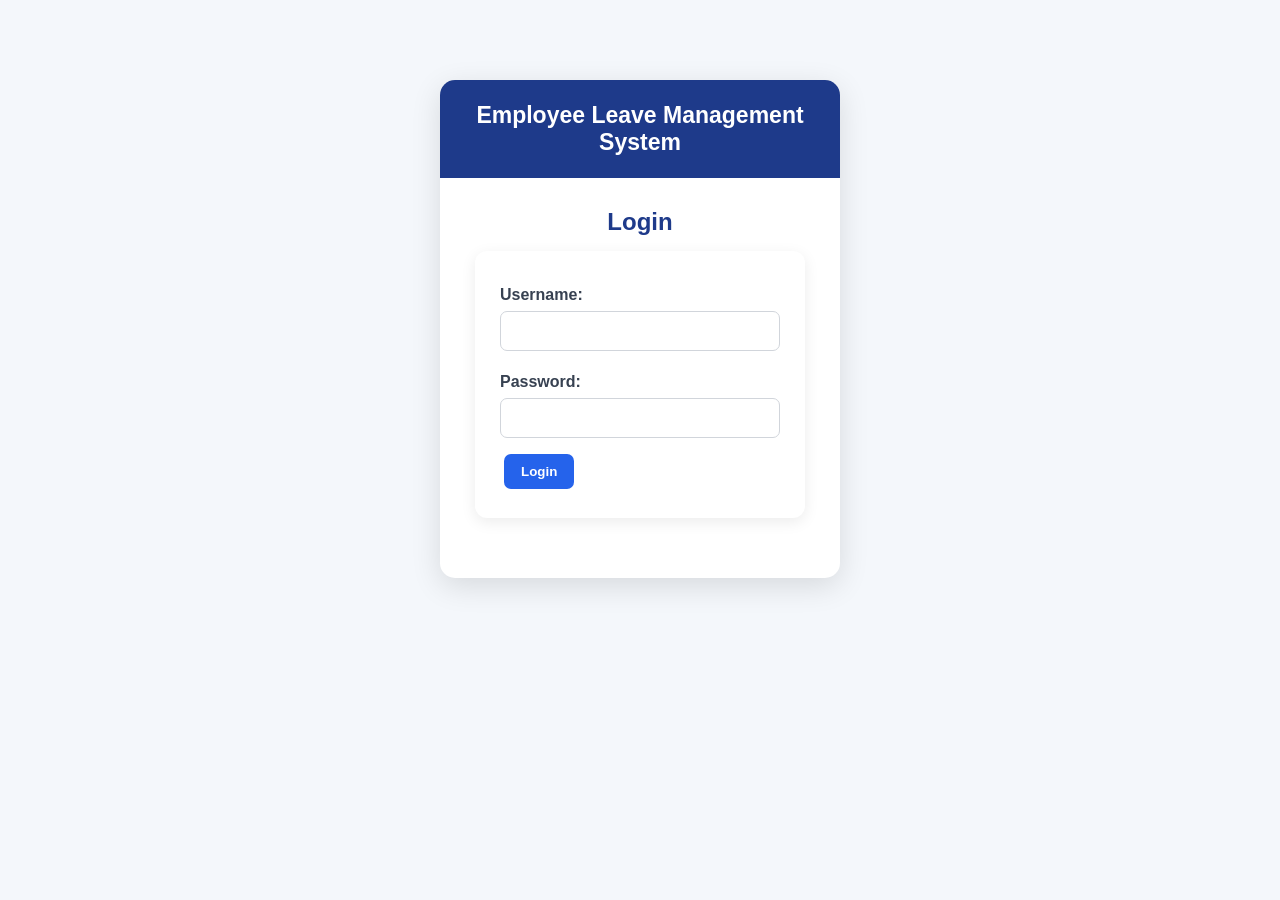
<file: src/main/resources/static/index.html>
<!DOCTYPE>
<html lang="en">

<head>

    <meta charset="UTF-8">

    <meta name="viewport"
          content="width=device-width, initial-scale=1.0">

    <title>Employee Leave Management System - Login</title>

    <link rel="stylesheet"
          href="style.css">

</head>

<body>

    <div class="login-container">

        <h1>
            Employee Leave Management System
        </h1>

        <h2>Login</h2>

        <form id="loginForm">

            <label>
                Username:
            </label>

            <input type="text"
                   id="username"
                   required>

            <label>
                Password:
            </label>

            <input type="password"
                   id="password"
                   required>

            <button type="submit">
                Login
            </button>

        </form>

        <p id="loginMessage"></p>

    </div>

    <script src="script.js"></script>

</body>

</html>
</file>
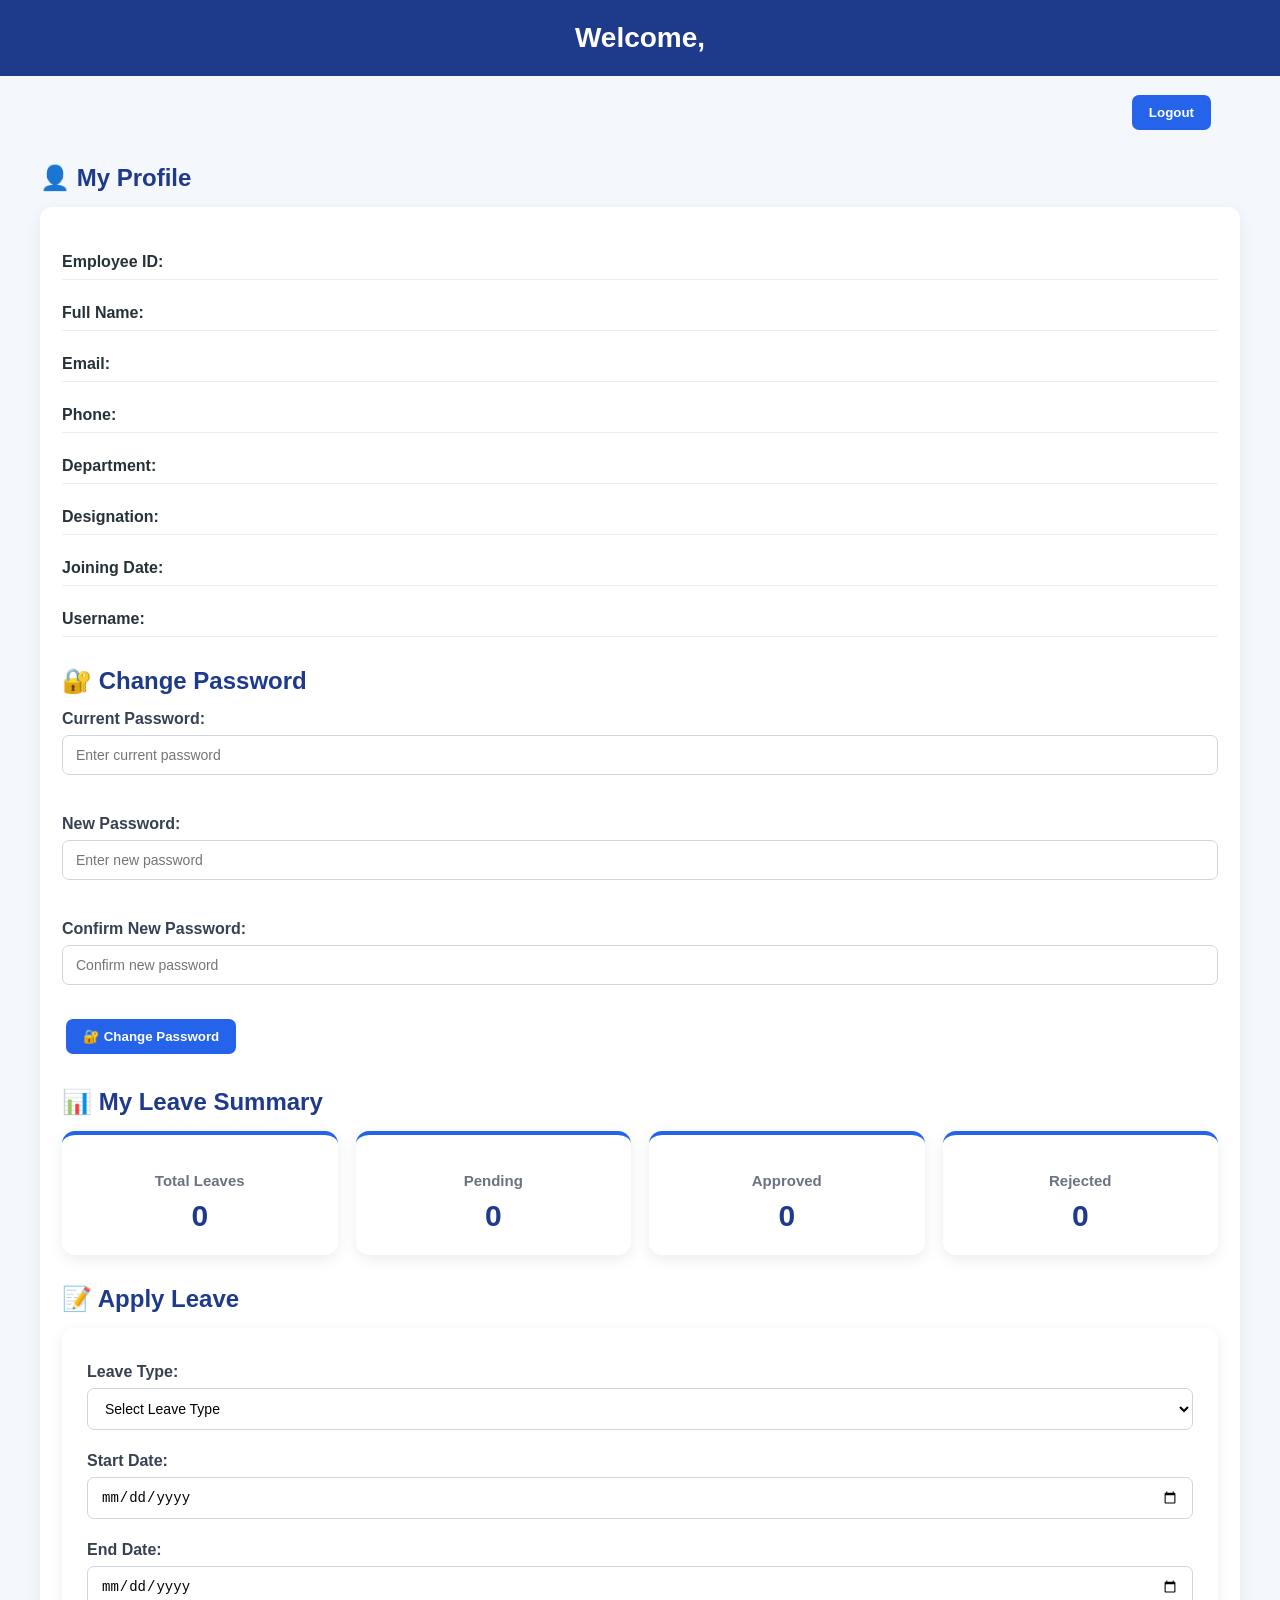
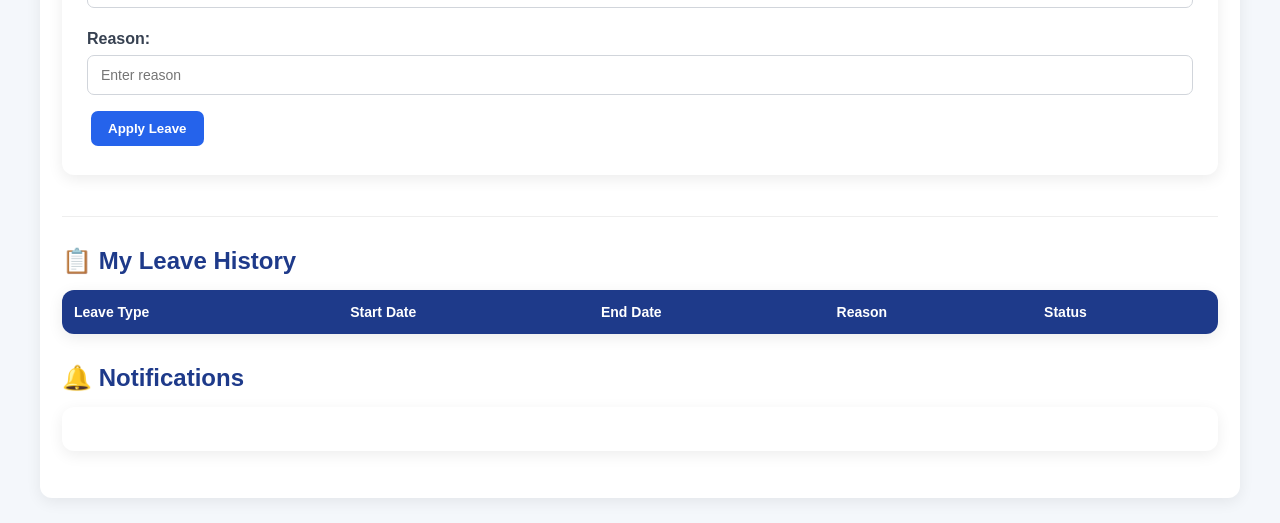
<file: src/main/resources/static/employee-dashboard.html>
<html>
<!DOCTYPE html>
<html lang="en">

<head>

    <meta charset="UTF-8">

    <meta name="viewport"
          content="width=device-width, initial-scale=1.0">

    <title>Employee Dashboard</title>

    <link rel="stylesheet"
          href="style.css">

</head>

<body>

    <!-- Dashboard Heading -->
    <h1>
        Welcome, <span id="welcomeName"></span>
    </h1>

    <!-- Logout Button -->
    <div style="text-align: right; margin: 15px;">
        <button onclick="logout()">
            Logout
        </button>
    </div>


    <!-- ================= MY PROFILE ================= -->

    <h2>👤 My Profile</h2>

    <div id="myProfile">

        <p>
            <strong>Employee ID:</strong>
            <span id="profileEmployeeCode"></span>
        </p>

        <p>
            <strong>Full Name:</strong>
            <span id="profileName"></span>
        </p>

        <p>
            <strong>Email:</strong>
            <span id="profileEmail"></span>
        </p>

        <p>
            <strong>Phone:</strong>
            <span id="profilePhone"></span>
        </p>

        <p>
            <strong>Department:</strong>
            <span id="profileDepartment"></span>
        </p>

        <p>
            <strong>Designation:</strong>
            <span id="profileDesignation"></span>
        </p>

        <p>
            <strong>Joining Date:</strong>
            <span id="profileJoiningDate"></span>
        </p>

        <p>
            <strong>Username:</strong>
            <span id="profileUsername"></span>
        </p>
        
        <!-- =====================================================
     CHANGE PASSWORD
     ===================================================== -->

<h2>🔐 Change Password</h2>

<div id="changePasswordSection">

    <label>Current Password:</label>

    <input type="password"
           id="currentPassword"
           placeholder="Enter current password"
           required>

    <br><br>

    <label>New Password:</label>

    <input type="password"
           id="newPassword"
           placeholder="Enter new password"
           required>

    <br><br>

    <label>Confirm New Password:</label>

    <input type="password"
           id="confirmPassword"
           placeholder="Confirm new password"
           required>

    <br><br>

    <button onclick="changeEmployeePassword()">
        🔐 Change Password
    </button>



    </div>


    <!-- ================= LEAVE SUMMARY ================= -->

    <h2>📊 My Leave Summary</h2>

    <div class="summary-container">

        <div class="summary-card">
            <h3>Total Leaves</h3>
            <span id="totalLeaves">0</span>
        </div>

        <div class="summary-card">
            <h3>Pending</h3>
            <span id="pendingLeaves">0</span>
        </div>

        <div class="summary-card">
            <h3>Approved</h3>
            <span id="approvedLeaves">0</span>
        </div>

        <div class="summary-card">
            <h3>Rejected</h3>
            <span id="rejectedLeaves">0</span>
        </div>

    </div>


    <!-- ================= APPLY LEAVE ================= -->

    <h2>📝 Apply Leave</h2>

    <form id="leaveForm">

        <label>
            Leave Type:
        </label>

        <select id="leaveType" required>

            <option value="">
                Select Leave Type
            </option>

            <option value="Casual Leave">
                Casual Leave
            </option>

            <option value="Sick Leave">
                Sick Leave
            </option>

            <option value="Earned Leave">
                Earned Leave
            </option>

            <option value="Emergency Leave">
                Emergency Leave
            </option>

        </select>


        <label>
            Start Date:
        </label>

        <input type="date"
               id="startDate"
               required>


        <label>
            End Date:
        </label>

        <input type="date"
               id="endDate"
               required>


        <label>
            Reason:
        </label>

        <input type="text"
               id="reason"
               placeholder="Enter reason"
               required>


        <button type="submit">
            Apply Leave
        </button>

    </form>


    <p id="leaveMessage"></p>


    <!-- ================= LEAVE HISTORY ================= -->

    <h2>📋 My Leave History</h2>

    <table>

        <thead>

            <tr>

                <th>
                    Leave Type
                </th>

                <th>
                    Start Date
                </th>

                <th>
                    End Date
                </th>

                <th>
                    Reason
                </th>

                <th>
                    Status
                </th>

            </tr>

        </thead>

        <tbody id="leaveTableBody">

        </tbody>

    </table>


    <!-- ================= NOTIFICATIONS ================= -->

    <h2>🔔 Notifications</h2>

    <div id="notifications">

    </div>


    <!-- ================= JAVASCRIPT ================= -->

    <script>

        // Login केलेल्या employee ची profile load करतो
        function loadEmployeeProfile() {

            const employeeId =
                localStorage.getItem("employeeId");

            // Employee ID नसेल तर profile load करू नये
            if (!employeeId) {
                return;
            }

            // Database मधून employee details घेतो
            fetch("/employees/" + employeeId)

            .then(response =>
                response.json()
            )

            .then(employee => {

                if (!employee) {
                    return;
                }

                // Employee ID
                document.getElementById(
                    "profileEmployeeCode"
                ).innerText =
                    employee.employeeCode || "-";


                // Full Name
                document.getElementById(
                    "profileName"
                ).innerText =
                    employee.name || "-";


                // Email
                document.getElementById(
                    "profileEmail"
                ).innerText =
                    employee.email || "-";


                // Phone
                document.getElementById(
                    "profilePhone"
                ).innerText =
                    employee.phone || "-";


                // Department
                document.getElementById(
                    "profileDepartment"
                ).innerText =
                    employee.department || "-";


                // Designation
                document.getElementById(
                    "profileDesignation"
                ).innerText =
                    "Full Stack Developer";


                // Joining Date
                document.getElementById(
                    "profileJoiningDate"
                ).innerText =
                    employee.joiningDate || "-";


                // Username
                document.getElementById(
                    "profileUsername"
                ).innerText =
                    localStorage.getItem("username") || "-";


                // Welcome name
                document.getElementById(
                    "welcomeName"
                ).innerText =
                    employee.name || "-";

            })

            .catch(error => {

                console.error(
                    "Employee Profile Error:",
                    error
                );

            });

        }


        // ================= LOAD LEAVES =================

        function loadEmployeeLeaves() {

            const employeeId =
                localStorage.getItem("employeeId");

            if (!employeeId) {
                return;
            }

            fetch(
                "/leaves/employee/" +
                employeeId
            )

            .then(response =>
                response.json()
            )

            .then(leaves => {

                const tableBody =
                    document.getElementById(
                        "leaveTableBody"
                    );

                tableBody.innerHTML = "";


                let pending = 0;
                let approved = 0;
                let rejected = 0;


                leaves.forEach(leave => {

                    // Status count
                    if (leave.status === "Pending") {
                        pending++;
                    }

                    if (leave.status === "Approved") {
                        approved++;
                    }

                    if (leave.status === "Rejected") {
                        rejected++;
                    }


                    // Table row
                    const row =
                        document.createElement("tr");


                    row.innerHTML =

                        "<td>" +
                        leave.leaveType +
                        "</td>" +

                        "<td>" +
                        leave.startDate +
                        "</td>" +

                        "<td>" +
                        leave.endDate +
                        "</td>" +

                        "<td>" +
                        leave.reason +
                        "</td>" +

                        "<td>" +
                        leave.status +
                        "</td>";


                    tableBody.appendChild(row);

                });


                // Summary update
                document.getElementById(
                    "totalLeaves"
                ).innerText =
                    leaves.length;


                document.getElementById(
                    "pendingLeaves"
                ).innerText =
                    pending;


                document.getElementById(
                    "approvedLeaves"
                ).innerText =
                    approved;


                document.getElementById(
                    "rejectedLeaves"
                ).innerText =
                    rejected;


                // Notifications
                loadNotifications(leaves);

            })

            .catch(error => {

                console.error(
                    "Leave Error:",
                    error
                );

            });

        }


        // ================= APPLY LEAVE =================

        document.getElementById(
            "leaveForm"
        ).addEventListener(
            "submit",
            function(event) {

                // Page refresh hou naye
                event.preventDefault();


                const employeeId =
                    localStorage.getItem(
                        "employeeId"
                    );


                const leaveData = {

                    employeeId:
                        Number(employeeId),

                    leaveType:
                        document.getElementById(
                            "leaveType"
                        ).value,

                    startDate:
                        document.getElementById(
                            "startDate"
                        ).value,

                    endDate:
                        document.getElementById(
                            "endDate"
                        ).value,

                    reason:
                        document.getElementById(
                            "reason"
                        ).value,

                    status:
                        "Pending"
                };


                // Leave backend ला पाठवतो
                fetch("/leaves", {

                    method: "POST",

                    headers: {
                        "Content-Type":
                            "application/json"
                    },

                    body:
                        JSON.stringify(
                            leaveData
                        )

                })

                .then(response =>
                    response.json()
                )

                .then(result => {

                    document.getElementById(
                        "leaveMessage"
                    ).innerText =
                        "Leave applied successfully";


                    // Form clear
                    document.getElementById(
                        "leaveForm"
                    ).reset();


                    // Leave history refresh
                    loadEmployeeLeaves();

                })

                .catch(error => {

                    console.error(
                        "Apply Leave Error:",
                        error
                    );

                    document.getElementById(
                        "leaveMessage"
                    ).innerText =
                        "Unable to apply leave";

                });

            }
        );


        // ================= NOTIFICATIONS =================

        function loadNotifications(leaves) {

            const notificationDiv =
                document.getElementById(
                    "notifications"
                );


            notificationDiv.innerHTML = "";


            if (leaves.length === 0) {

                notificationDiv.innerHTML =
                    "<p>No notifications</p>";

                return;
            }


            leaves.forEach(leave => {

                const p =
                    document.createElement("p");


                if (leave.status === "Approved") {

                    p.innerText =
                        "Your " +
                        leave.leaveType +
                        " has been approved.";

                }

                else if (leave.status === "Rejected") {

                    p.innerText =
                        "Your " +
                        leave.leaveType +
                        " has been rejected.";

                }

                else {

                    p.innerText =
                        "Your " +
                        leave.leaveType +
                        " request is pending.";

                }


                notificationDiv.appendChild(p);

            });

        }


        // ================= LOGOUT =================

        function logout() {

            // Login information remove karto
            localStorage.clear();

            // Login page वर परत जातो
            window.location.href =
                "index.html";

        }


        // ================= PAGE LOAD =================

        // Employee profile load
        loadEmployeeProfile();

        // Employee leaves load
        loadEmployeeLeaves();

    </script>

</body>

</html>
</file>
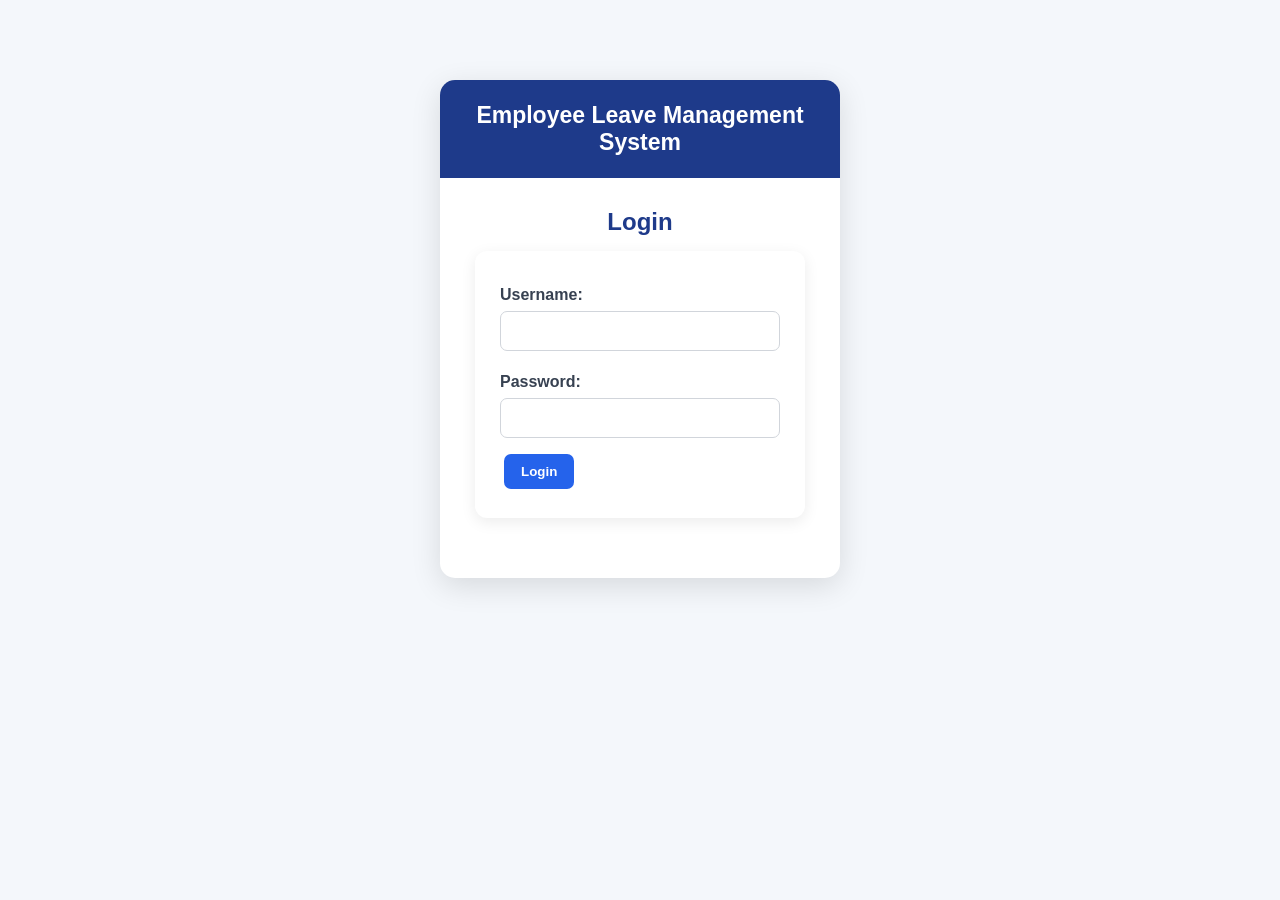
<file: src/main/resources/static/manager-dashboard.html>
<!DOCTYPE html>
<html lang="en">

<head>

    <meta charset="UTF-8">

    <meta name="viewport"
          content="width=device-width, initial-scale=1.0">

    <title>Manager Dashboard</title>

    <link rel="stylesheet"
          href="style.css">

</head>

<body>

    <h1>Manager Dashboard</h1>

    <h2>
        Welcome,
        <span id="managerName"></span> 👋
    </h2>

    <button onclick="logout()">
        Logout
    </button>


    <!-- =====================================================
         DASHBOARD SUMMARY
         ===================================================== -->

    <h2>📊 Dashboard Summary</h2>

    <div class="summary-container">

        <div class="summary-card">
            <h3>Total Employees</h3>
            <span id="totalEmployees">0</span>
        </div>

        <div class="summary-card">
            <h3>Pending Leaves</h3>
            <span id="pendingLeaves">0</span>
        </div>

        <div class="summary-card">
            <h3>Approved Leaves</h3>
            <span id="approvedLeaves">0</span>
        </div>

        <div class="summary-card">
            <h3>Rejected Leaves</h3>
            <span id="rejectedLeaves">0</span>
        </div>

        <div class="summary-card">
            <h3>Total Leave Requests</h3>
            <span id="totalLeaves">0</span>
        </div>

        <div class="summary-card">
            <h3>Today's Requests</h3>
            <span id="todayLeaves">0</span>
        </div>

    </div>


    <!-- =====================================================
         MANAGER PROFILE
         ===================================================== -->

    <h2>👤 Manager Profile</h2>

    <div id="managerProfile">

        <p>
            <strong>Name:</strong>
            <span id="profileName"></span>
        </p>

        <p>
            <strong>Email:</strong>
            <span id="profileEmail"></span>
        </p>

        <p>
            <strong>Department:</strong>
            <span id="profileDepartment"></span>
        </p>

        <button onclick="changePassword()">
            🔐 Change Password
        </button>

    </div>


    <!-- =====================================================
         EMPLOYEE MANAGEMENT
         ===================================================== -->

    <h2>👥 Employee Management</h2>

    <input type="text"
           id="employeeSearch"
           placeholder="🔍 Search employee..."
           onkeyup="searchEmployees()">


    <h3>Add Employee</h3>

    <form id="employeeForm">

        <label>Employee ID:</label>

        <input type="text"
               id="employeeCode"
               placeholder="Example: EMP003"
               required>


        <label>Full Name:</label>

        <input type="text"
               id="employeeName"
               required>


        <label>Email:</label>

        <input type="email"
               id="employeeEmail"
               required>


        <label>Phone:</label>

        <input type="text"
               id="employeePhone"
               required>


        <label>Department:</label>

        <input type="text"
               id="employeeDepartment"
               required>


        <label>Designation:</label>

        <input type="text"
               id="employeeDesignation"
               required>


        <label>Joining Date:</label>

        <input type="text"
               id="employeeJoiningDate"
               placeholder="DD-MM-YYYY"
               required>


        <!-- NEW LOGIN DETAILS -->

        <label>Username:</label>

        <input type="text"
               id="employeeUsername"
               placeholder="Example: "
               required>


        <label>Password:</label>

        <input type="password"
               id="employeePassword"
               placeholder="Enter password"
               required>


        <button type="submit">
            Add Employee
        </button>

    </form>


    <h3>View All Employees</h3>

    <div id="employeeDetails">
        Loading employees...
    </div>



    <!-- =====================================================
         LEAVE MANAGEMENT
         ===================================================== -->

    <h2>📋 Leave Management</h2>

    <input type="text"
           id="leaveSearch"
           placeholder="🔍 Search leave..."
           onkeyup="filterLeaves()">

    <br><br>

    <label>
        Filter by Status:
    </label>

    <select id="statusFilter"
            onchange="filterLeaves()">

        <option value="ALL">
            All Status
        </option>

        <option value="Pending">
            Pending
        </option>

        <option value="Approved">
            Approved
        </option>

        <option value="Rejected">
            Rejected
        </option>

    </select>


    <label>
        Filter by Leave Type:
    </label>

    <select id="leaveTypeFilter"
            onchange="filterLeaves()">

        <option value="ALL">
            All Leave Types
        </option>

        <option value="Casual Leave">
            Casual Leave
        </option>

        <option value="Sick Leave">
            Sick Leave
        </option>

        <option value="Annual Leave">
            Annual Leave
        </option>

        <option value="Emergency Leave">
            Emergency Leave
        </option>

    </select>

    <br><br>

    <div id="leaveDetails">
        Loading leave requests...
    </div>



    <!-- =====================================================
         REPORTS
         ===================================================== -->

    <h2>📑 Reports</h2>

    <div id="reportDetails">

        <p>
            <strong>Total:</strong>
            <span id="reportTotal">0</span>
        </p>

        <p>
            <strong>Pending:</strong>
            <span id="reportPending">0</span>
        </p>

        <p>
            <strong>Approved:</strong>
            <span id="reportApproved">0</span>
        </p>

        <p>
            <strong>Rejected:</strong>
            <span id="reportRejected">0</span>
        </p>

    </div>


    <h3>Employee-wise Leave Count</h3>

    <div id="employeeLeaveReport">
        Loading report...
    </div>



    <!-- =====================================================
         NOTIFICATIONS
         ===================================================== -->

    <h2>🔔 Notifications</h2>

    <div id="notifications">
        No notifications.
    </div>



    <!-- =====================================================
         JAVASCRIPT
         ===================================================== -->

    <script>

        // =====================================================
        // LOGIN INFORMATION
        // =====================================================

        const userId =
            localStorage.getItem("userId");

        const role =
            localStorage.getItem("role");

        const name =
            localStorage.getItem("name");

        const email =
            localStorage.getItem("email");

        const department =
            localStorage.getItem("department");


        // Manager security check

        if (!userId || role !== "MANAGER") {

            window.location.href =
                "index.html";
        }


        // Manager information display

        document.getElementById(
            "managerName"
        ).innerText = name;

        document.getElementById(
            "profileName"
        ).innerText = name;

        document.getElementById(
            "profileEmail"
        ).innerText = email;

        document.getElementById(
            "profileDepartment"
        ).innerText = department;



        // =====================================================
        // GLOBAL DATA
        // =====================================================

        let allEmployees = [];

        let allUsers = [];

        let allLeaves = [];



        // =====================================================
        // LOAD EMPLOYEES + USERS
        // =====================================================

        function loadEmployees() {

            Promise.all([

                fetch("/employees")
                    .then(response =>
                        response.json()
                    ),

                fetch("/users")
                    .then(response =>
                        response.json()
                    )

            ])

            .then(([employees, users]) => {

                allEmployees = employees;

                allUsers = users;


                document.getElementById(
                    "totalEmployees"
                ).innerText =
                    employees.length;


                displayEmployees(
                    employees
                );

            })

            .catch(error => {

                console.error(
                    "Employee Loading Error:",
                    error
                );

                document.getElementById(
                    "employeeDetails"
                ).innerText =
                    "Unable to load employees.";

            });

        }



        // =====================================================
        // DISPLAY EMPLOYEES
        // =====================================================

        function displayEmployees(employees) {

            if (employees.length === 0) {

                document.getElementById(
                    "employeeDetails"
                ).innerHTML =
                    "<p>No employees found.</p>";

                return;
            }


            let table = `

                <table>

                    <tr>

                        <th>Employee ID</th>

                        <th>Full Name</th>

                        <th>Email</th>

                        <th>Phone</th>

                        <th>Department</th>

                        <th>Designation</th>

                        <th>Joining Date</th>

                        <th>Username</th>

                        <th>Actions</th>

                    </tr>

            `;


            employees.forEach(employee => {

                const user = allUsers.find(
                    user =>
                        String(user.employeeId) ===
                        String(employee.id)
                );


                const username =
                    user
                        ? user.username
                        : "-";


                table += `

                    <tr>

                        <td>
                            ${employee.employeeCode || "-"}
                        </td>

                        <td>
                            ${employee.name || "-"}
                        </td>

                        <td>
                            ${employee.email || "-"}
                        </td>

                        <td>
                            ${employee.phone || "-"}
                        </td>

                        <td>
                            ${employee.department || "-"}
                        </td>

                        <td>
                            ${employee.designation || "-"}
                        </td>

                        <td>
                            ${employee.joiningDate || "-"}
                        </td>

                        <td>
                            ${username}
                        </td>

                        <td>

                            <button
                                onclick="editEmployee(${employee.id})">
                                ✏️ Edit
                            </button>

                            <button
                                onclick="deleteEmployee(${employee.id})">
                                🗑️ Delete
                            </button>

                        </td>

                    </tr>

                `;

            });


            table += "</table>";


            document.getElementById(
                "employeeDetails"
            ).innerHTML =
                table;

        }



        // =====================================================
        // SEARCH EMPLOYEE
        // =====================================================

        function searchEmployees() {

            const searchText =
                document.getElementById(
                    "employeeSearch"
                )
                .value
                .toLowerCase();


            const filteredEmployees =
                allEmployees.filter(employee => {

                    const user =
                        allUsers.find(
                            user =>
                                String(
                                    user.employeeId
                                ) ===
                                String(
                                    employee.id
                                )
                        );


                    const username =
                        user
                            ? user.username.toLowerCase()
                            : "";


                    return (

                        (employee.employeeCode || "")
                            .toLowerCase()
                            .includes(searchText)

                        ||

                        (employee.name || "")
                            .toLowerCase()
                            .includes(searchText)

                        ||

                        (employee.email || "")
                            .toLowerCase()
                            .includes(searchText)

                        ||

                        (employee.phone || "")
                            .toLowerCase()
                            .includes(searchText)

                        ||

                        (employee.department || "")
                            .toLowerCase()
                            .includes(searchText)

                        ||

                        (employee.designation || "")
                            .toLowerCase()
                            .includes(searchText)

                        ||

                        username.includes(searchText)

                    );

                });


            displayEmployees(
                filteredEmployees
            );

        }



        // =====================================================
        // ADD EMPLOYEE
        // =====================================================

        document.getElementById(
            "employeeForm"
        ).addEventListener(
            "submit",
            function(event) {

                event.preventDefault();


                // Employee information

                const employeeData = {

                    employeeCode:
                        document.getElementById(
                            "employeeCode"
                        ).value,

                    name:
                        document.getElementById(
                            "employeeName"
                        ).value,

                    email:
                        document.getElementById(
                            "employeeEmail"
                        ).value,

                    phone:
                        document.getElementById(
                            "employeePhone"
                        ).value,

                    department:
                        document.getElementById(
                            "employeeDepartment"
                        ).value,

                    designation:
                        document.getElementById(
                            "employeeDesignation"
                        ).value,

                    joiningDate:
                        document.getElementById(
                            "employeeJoiningDate"
                        ).value

                };


                // Login information

                const username =
                    document.getElementById(
                        "employeeUsername"
                    ).value.trim();


                const password =
                    document.getElementById(
                        "employeePassword"
                    ).value;


                if (username === "") {

                    alert(
                        "Username cannot be empty."
                    );

                    return;
                }


                if (password === "") {

                    alert(
                        "Password cannot be empty."
                    );

                    return;
                }



                // =================================================
                // STEP 1 - SAVE EMPLOYEE
                // =================================================

                fetch("/employees", {

                    method: "POST",

                    headers: {

                        "Content-Type":
                            "application/json"

                    },

                    body:
                        JSON.stringify(
                            employeeData
                        )

                })

                .then(response => {

                    if (!response.ok) {

                        throw new Error(
                            "Employee could not be added"
                        );

                    }

                    return response.json();

                })

                .then(employee => {


                    // =================================================
                    // STEP 2 - CREATE LOGIN
                    // =================================================

                    return fetch(
                        "/employees/" +
                        employee.id +
                        "/create-login",
                        {

                            method: "POST",

                            headers: {

                                "Content-Type":
                                    "application/json"

                            },

                            body:
                                JSON.stringify({

                                    username:
                                        username,

                                    password:
                                        password

                                })

                        }
                    );

                })

                .then(response =>
                    response.text()
                )

                .then(message => {


                    if (
                        message ===
                        "Username already exists"
                    ) {

                        alert(
                            "Employee added, but this username already exists."
                        );

                        return;
                    }


                    if (
                        message !==
                        "Employee login created successfully"
                    ) {

                        alert(
                            "Employee added, but login could not be created.\n\n" +
                            message
                        );

                        return;
                    }


                    // Success

                    alert(

                        "Employee added successfully!\n\n" +

                        "Username: " +
                        username +

                        "\nPassword: " +
                        password

                    );


                    document.getElementById(
                        "employeeForm"
                    ).reset();


                    loadEmployees();

                })

                .catch(error => {

                    console.error(
                        "Add Employee Error:",
                        error
                    );

                    alert(
                        "Unable to add employee."
                    );

                });

            }
        );



        // =====================================================
        // EDIT EMPLOYEE
        // =====================================================

        function editEmployee(id) {

            const employee =
                allEmployees.find(
                    emp =>
                        emp.id === id
                );


            if (!employee) {
                return;
            }


            const newCode =
                prompt(
                    "Enter Employee ID:",
                    employee.employeeCode
                );


            if (newCode === null) {
                return;
            }


            const newName =
                prompt(
                    "Enter employee name:",
                    employee.name
                );


            if (newName === null) {
                return;
            }


            const newEmail =
                prompt(
                    "Enter employee email:",
                    employee.email
                );


            if (newEmail === null) {
                return;
            }


            const newPhone =
                prompt(
                    "Enter phone number:",
                    employee.phone
                );


            if (newPhone === null) {
                return;
            }


            const newDepartment =
                prompt(
                    "Enter department:",
                    employee.department
                );


            if (newDepartment === null) {
                return;
            }


            const newDesignation =
                prompt(
                    "Enter designation:",
                    employee.designation
                );


            if (newDesignation === null) {
                return;
            }


            const newJoiningDate =
                prompt(
                    "Enter joining date:",
                    employee.joiningDate
                );


            if (newJoiningDate === null) {
                return;
            }


            const updatedEmployee = {

                employeeCode:
                    newCode,

                name:
                    newName,

                email:
                    newEmail,

                phone:
                    newPhone,

                department:
                    newDepartment,

                designation:
                    newDesignation,

                joiningDate:
                    newJoiningDate

            };


            fetch(
                "/employees/" + id,
                {

                    method: "PUT",

                    headers: {

                        "Content-Type":
                            "application/json"

                    },

                    body:
                        JSON.stringify(
                            updatedEmployee
                        )

                }
            )

            .then(response =>
                response.json()
            )

            .then(data => {

                alert(
                    "Employee updated successfully!"
                );

                loadEmployees();

            })

            .catch(error => {

                console.error(
                    "Edit Employee Error:",
                    error
                );

                alert(
                    "Unable to update employee."
                );

            });

        }



        // =====================================================
        // DELETE EMPLOYEE
        // =====================================================

        function deleteEmployee(id) {

            if (!confirm(
                "Are you sure you want to delete this employee?"
            )) {

                return;
            }


            fetch(
                "/employees/" + id,
                {

                    method: "DELETE"

                }
            )

            .then(response =>
                response.text()
            )

            .then(data => {

                alert(
                    "Employee deleted successfully!"
                );

                loadEmployees();

            })

            .catch(error => {

                console.error(
                    "Delete Employee Error:",
                    error
                );

                alert(
                    "Unable to delete employee."
                );

            });

        }



        // =====================================================
        // LOAD LEAVES
        // =====================================================

        function loadLeaves() {

            fetch("/leaves")

            .then(response =>
                response.json()
            )

            .then(leaves => {

                allLeaves = leaves;

                updateLeaveSummary(
                    leaves
                );

                displayLeaves(
                    leaves
                );

                createEmployeeLeaveReport(
                    leaves
                );

                createNotifications(
                    leaves
                );

            })

            .catch(error => {

                console.error(
                    "Leave Loading Error:",
                    error
                );

                document.getElementById(
                    "leaveDetails"
                ).innerText =
                    "Unable to load leave requests.";

            });

        }



        // =====================================================
        // LEAVE SUMMARY
        // =====================================================

        function updateLeaveSummary(leaves) {

            let pending = 0;

            let approved = 0;

            let rejected = 0;


            const today =
                new Date()
                    .toISOString()
                    .split("T")[0];


            let todayRequests = 0;


            leaves.forEach(leave => {

                if (
                    leave.status ===
                    "Pending"
                ) {

                    pending++;

                }

                else if (
                    leave.status ===
                    "Approved"
                ) {

                    approved++;

                }

                else if (
                    leave.status ===
                    "Rejected"
                ) {

                    rejected++;

                }


                if (
                    leave.startDate ===
                    today
                ) {

                    todayRequests++;

                }

            });


            document.getElementById(
                "pendingLeaves"
            ).innerText =
                pending;


            document.getElementById(
                "approvedLeaves"
            ).innerText =
                approved;


            document.getElementById(
                "rejectedLeaves"
            ).innerText =
                rejected;


            document.getElementById(
                "totalLeaves"
            ).innerText =
                leaves.length;


            document.getElementById(
                "todayLeaves"
            ).innerText =
                todayRequests;


            document.getElementById(
                "reportTotal"
            ).innerText =
                leaves.length;


            document.getElementById(
                "reportPending"
            ).innerText =
                pending;


            document.getElementById(
                "reportApproved"
            ).innerText =
                approved;


            document.getElementById(
                "reportRejected"
            ).innerText =
                rejected;

        }



        // =====================================================
        // GET EMPLOYEE NAME
        // =====================================================

        function getEmployeeName(employeeId) {

            const employee =
                allEmployees.find(
                    emp =>
                        String(emp.id) ===
                        String(employeeId)
                );


            if (employee) {

                return employee.name;

            }


            return "Employee ID: " +
                   employeeId;

        }



        // =====================================================
        // DISPLAY LEAVES
        // =====================================================

        function displayLeaves(leaves) {

            if (leaves.length === 0) {

                document.getElementById(
                    "leaveDetails"
                ).innerHTML =
                    "<p>No leave requests found.</p>";

                return;
            }


            let table = `

                <table>

                    <tr>

                        <th>ID</th>

                        <th>Employee Name</th>

                        <th>Leave Type</th>

                        <th>Start Date</th>

                        <th>End Date</th>

                        <th>Reason</th>

                        <th>Status</th>

                        <th>Actions</th>

                    </tr>

            `;


            leaves.forEach(leave => {

                const employeeName =
                    getEmployeeName(
                        leave.employeeId
                    );


                table += `

                    <tr>

                        <td>
                            ${leave.id}
                        </td>

                        <td>
                            ${employeeName}
                        </td>

                        <td>
                            ${leave.leaveType}
                        </td>

                        <td>
                            ${leave.startDate}
                        </td>

                        <td>
                            ${leave.endDate}
                        </td>

                        <td>
                            ${leave.reason}
                        </td>

                        <td>
                            ${leave.status}
                        </td>

                        <td>

                            <button
                                onclick="approveLeave(${leave.id})">

                                ✅ Approve

                            </button>


                            <button
                                onclick="rejectLeave(${leave.id})">

                                ❌ Reject

                            </button>


                            <button
                                onclick="deleteLeave(${leave.id})">

                                🗑️ Delete

                            </button>

                        </td>

                    </tr>

                `;

            });


            table += "</table>";


            document.getElementById(
                "leaveDetails"
            ).innerHTML =
                table;

        }



        // =====================================================
        // SEARCH + FILTER LEAVES
        // =====================================================

        function filterLeaves() {

            const searchText =
                document.getElementById(
                    "leaveSearch"
                )
                .value
                .toLowerCase();


            const selectedStatus =
                document.getElementById(
                    "statusFilter"
                ).value;


            const selectedType =
                document.getElementById(
                    "leaveTypeFilter"
                ).value;


            const filteredLeaves =
                allLeaves.filter(
                    leave => {

                        const employeeName =
                            getEmployeeName(
                                leave.employeeId
                            )
                            .toLowerCase();


                        const matchesSearch =

                            employeeName.includes(
                                searchText
                            )

                            ||

                            (leave.leaveType || "")
                                .toLowerCase()
                                .includes(
                                    searchText
                                )

                            ||

                            (leave.reason || "")
                                .toLowerCase()
                                .includes(
                                    searchText
                                );


                        const matchesStatus =

                            selectedStatus === "ALL"

                            ||

                            leave.status ===
                            selectedStatus;


                        const matchesType =

                            selectedType === "ALL"

                            ||

                            leave.leaveType ===
                            selectedType;


                        return (

                            matchesSearch &&

                            matchesStatus &&

                            matchesType

                        );

                    }
                );


            displayLeaves(
                filteredLeaves
            );

        }



        // =====================================================
        // APPROVE LEAVE
        // =====================================================

        function approveLeave(id) {

            fetch(
                "/leaves/" +
                id +
                "/approve",
                {

                    method: "PUT"

                }
            )

            .then(response =>
                response.json()
            )

            .then(data => {

                alert(
                    "Leave approved successfully!"
                );

                loadLeaves();

            })

            .catch(error => {

                console.error(
                    "Approve Error:",
                    error
                );

                alert(
                    "Unable to approve leave."
                );

            });

        }



        // =====================================================
        // REJECT LEAVE
        // =====================================================

        function rejectLeave(id) {

            fetch(
                "/leaves/" +
                id +
                "/reject",
                {

                    method: "PUT"

                }
            )

            .then(response =>
                response.json()
            )

            .then(data => {

                alert(
                    "Leave rejected successfully!"
                );

                loadLeaves();

            })

            .catch(error => {

                console.error(
                    "Reject Error:",
                    error
                );

                alert(
                    "Unable to reject leave."
                );

            });

        }



        // =====================================================
        // DELETE LEAVE
        // =====================================================

        function deleteLeave(id) {

            if (!confirm(
                "Are you sure you want to delete this leave?"
            )) {

                return;
            }


            fetch(
                "/leaves/" + id,
                {

                    method: "DELETE"

                }
            )

            .then(response =>
                response.text()
            )

            .then(data => {

                alert(
                    "Leave deleted successfully!"
                );

                loadLeaves();

            })

            .catch(error => {

                console.error(
                    "Delete Leave Error:",
                    error
                );

                alert(
                    "Unable to delete leave."
                );

            });

        }



        // =====================================================
        // EMPLOYEE-WISE REPORT
        // =====================================================

        function createEmployeeLeaveReport(leaves) {

            const employeeCounts = {};


            leaves.forEach(leave => {

                const employeeName =
                    getEmployeeName(
                        leave.employeeId
                    );


                if (
                    !employeeCounts[
                        employeeName
                    ]
                ) {

                    employeeCounts[
                        employeeName
                    ] = 0;

                }


                employeeCounts[
                    employeeName
                ]++;

            });


            let report = "";


            Object.keys(
                employeeCounts
            ).forEach(
                employeeName => {

                    report += `

                        <p>

                            <strong>
                                ${employeeName}:
                            </strong>

                            ${
                                employeeCounts[
                                    employeeName
                                ]
                            }

                            leave request(s)

                        </p>

                    `;

                }
            );


            if (report === "") {

                report =
                    "<p>No employee leave data available.</p>";

            }


            document.getElementById(
                "employeeLeaveReport"
            ).innerHTML =
                report;

        }



        // =====================================================
        // NOTIFICATIONS
        // =====================================================

        function createNotifications(leaves) {

            let notifications = [];


            leaves.forEach(leave => {

                const employeeName =
                    getEmployeeName(
                        leave.employeeId
                    );


                if (
                    leave.status ===
                    "Pending"
                ) {

                    notifications.push(
                        "🔔 New leave request from " +
                        employeeName
                    );

                }

                else if (
                    leave.status ===
                    "Approved"
                ) {

                    notifications.push(
                        "✅ Leave request from " +
                        employeeName +
                        " is Approved."
                    );

                }

                else if (
                    leave.status ===
                    "Rejected"
                ) {

                    notifications.push(
                        "❌ Leave request from " +
                        employeeName +
                        " is Rejected."
                    );

                }

            });


            if (
                notifications.length === 0
            ) {

                document.getElementById(
                    "notifications"
                ).innerHTML =
                    "<p>No notifications.</p>";

                return;
            }


            let html = "";


            notifications.forEach(
                notification => {

                    html +=
                        `<p>${notification}</p>`;

                }
            );


            document.getElementById(
                "notifications"
            ).innerHTML =
                html;

        }



        // =====================================================
        // MANAGER CHANGE PASSWORD
        // =====================================================

        function changePassword() {

            const currentPassword =
                prompt(
                    "Enter current password:"
                );


            if (currentPassword === null) {
                return;
            }


            const newPassword =
                prompt(
                    "Enter new password:"
                );


            if (newPassword === null) {
                return;
            }


            const confirmPassword =
                prompt(
                    "Confirm new password:"
                );


            if (confirmPassword === null) {
                return;
            }


            if (
                newPassword.trim() === ""
            ) {

                alert(
                    "Password cannot be empty."
                );

                return;
            }


            if (
                newPassword !==
                confirmPassword
            ) {

                alert(
                    "New passwords do not match."
                );

                return;
            }


            fetch(
                "/users/" +
                userId +
                "/password",
                {

                    method: "PUT",

                    headers: {

                        "Content-Type":
                            "application/json"

                    },

                    body: JSON.stringify({

                        currentPassword:
                            currentPassword,

                        password:
                            newPassword

                    })

                }
            )

            .then(response =>
                response.text()
            )

            .then(data => {

                alert(data);

            })

            .catch(error => {

                console.error(
                    "Change Password Error:",
                    error
                );

                alert(
                    "Unable to change password."
                );

            });

        }



        // =====================================================
        // LOGOUT
        // =====================================================

        function logout() {

            localStorage.clear();

            window.location.href =
                "index.html";

        }



        // =====================================================
        // PAGE LOAD
        // =====================================================

        loadEmployees();

        loadLeaves();

    </script>

</body>

</html>
</file>
<file: src/main/resources/static/style.css>
* {
    box-sizing: border-box;
}

body {
    font-family: Arial, Helvetica, sans-serif;
    margin: 0;
    padding: 0;
    background: #f4f7fb;
    color: #263238;
}

/* Main heading */
h1 {
    margin: 0;
    padding: 22px;
    background: #1e3a8a;
    color: white;
    text-align: center;
    font-size: 28px;
}

h2 {
    color: #1e3a8a;
    margin-top: 30px;
    margin-bottom: 15px;
}

h3 {
    margin-bottom: 10px;
}

/* Login page */
.login-container {
    width: 400px;
    max-width: 90%;
    margin: 80px auto;
    padding: 35px;
    background: white;
    border-radius: 15px;
    box-shadow: 0 8px 30px rgba(0, 0, 0, 0.12);
}

.login-container h1 {
    margin: -35px -35px 25px -35px;
    border-radius: 15px 15px 0 0;
    font-size: 23px;
}

.login-container h2 {
    text-align: center;
}

/* Forms */
form {
    background: white;
    padding: 25px;
    border-radius: 12px;
    box-shadow: 0 4px 15px rgba(0, 0, 0, 0.08);
    margin-bottom: 25px;
}

label {
    display: block;
    margin-top: 10px;
    margin-bottom: 7px;
    font-weight: bold;
    color: #374151;
}

input,
select {
    width: 100%;
    padding: 11px 13px;
    border: 1px solid #d1d5db;
    border-radius: 7px;
    margin-bottom: 12px;
    font-size: 14px;
    background: white;
}

input:focus,
select:focus {
    outline: none;
    border-color: #2563eb;
    box-shadow: 0 0 0 3px rgba(37, 99, 235, 0.12);
}

/* Buttons */
button {
    border: none;
    border-radius: 7px;
    padding: 10px 17px;
    margin: 4px;
    background: #2563eb;
    color: white;
    font-weight: bold;
    cursor: pointer;
    transition: 0.2s;
}

button:hover {
    background: #1d4ed8;
    transform: translateY(-1px);
}

/* Summary cards */
.summary-container {
    display: grid;
    grid-template-columns: repeat(4, 1fr);
    gap: 18px;
    margin-bottom: 30px;
}

.summary-card {
    background: white;
    padding: 22px;
    border-radius: 13px;
    text-align: center;
    box-shadow: 0 4px 15px rgba(0, 0, 0, 0.08);
    border-top: 4px solid #2563eb;
}

.summary-card h3 {
    color: #6b7280;
    font-size: 15px;
}

.summary-card span {
    display: block;
    font-size: 30px;
    font-weight: bold;
    color: #1e3a8a;
}

/* Profile / report / notification cards */
#myProfile,
#managerProfile,
#reportDetails,
#employeeLeaveReport,
#notifications {
    background: white;
    padding: 22px;
    border-radius: 12px;
    box-shadow: 0 4px 15px rgba(0, 0, 0, 0.07);
    margin-bottom: 25px;
}

#myProfile p,
#managerProfile p {
    padding: 8px 0;
    border-bottom: 1px solid #eeeeee;
}

/* Tables */
table {
    width: 100%;
    border-collapse: collapse;
    background: white;
    border-radius: 12px;
    overflow: hidden;
    box-shadow: 0 4px 15px rgba(0, 0, 0, 0.08);
    margin-bottom: 30px;
}

th {
    background: #1e3a8a;
    color: white;
    padding: 14px 12px;
    text-align: left;
    font-size: 14px;
}

td {
    padding: 13px 12px;
    border-bottom: 1px solid #e5e7eb;
    font-size: 14px;
}

tr:hover {
    background: #f8fafc;
}

/* Page spacing */
body > * {
    max-width: 1200px;
    margin-left: auto;
    margin-right: auto;
}

body > h1 {
    max-width: none;
}

/* Horizontal line */
hr {
    border: none;
    border-top: 1px solid #e5e7eb;
    margin: 25px 0;
}

/* Notifications */
#notifications p {
    padding: 12px;
    background: #f8fafc;
    border-left: 4px solid #2563eb;
    border-radius: 5px;
    margin: 8px 0;
}

/* Mobile responsive */
@media (max-width: 900px) {

    .summary-container {
        grid-template-columns: repeat(2, 1fr);
    }

    table {
        display: block;
        overflow-x: auto;
    }
}

@media (max-width: 600px) {

    body {
        padding: 10px;
    }

    .summary-container {
        grid-template-columns: 1fr;
    }

    .login-container {
        margin: 40px auto;
        padding: 25px;
    }

    .login-container h1 {
        margin: -25px -25px 25px -25px;
    }

    h1 {
        font-size: 22px;
    }
}
</file>
